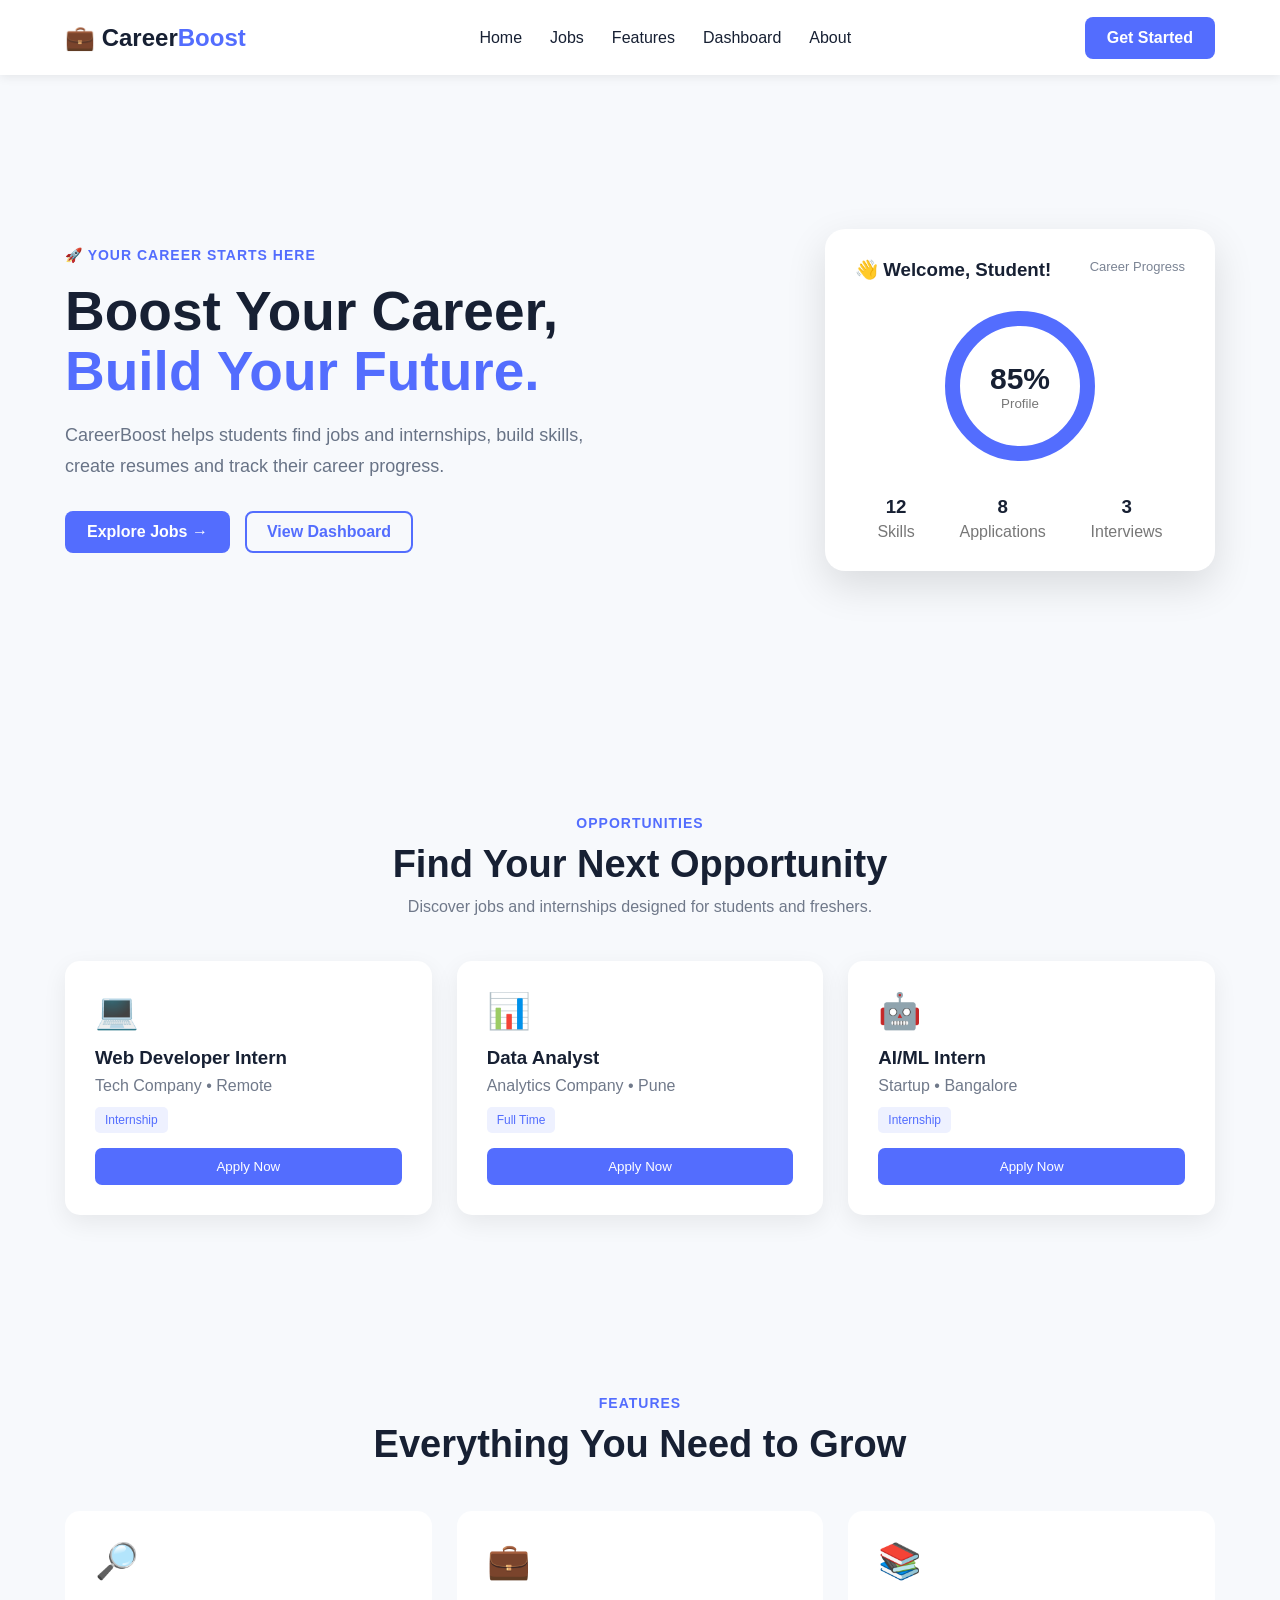
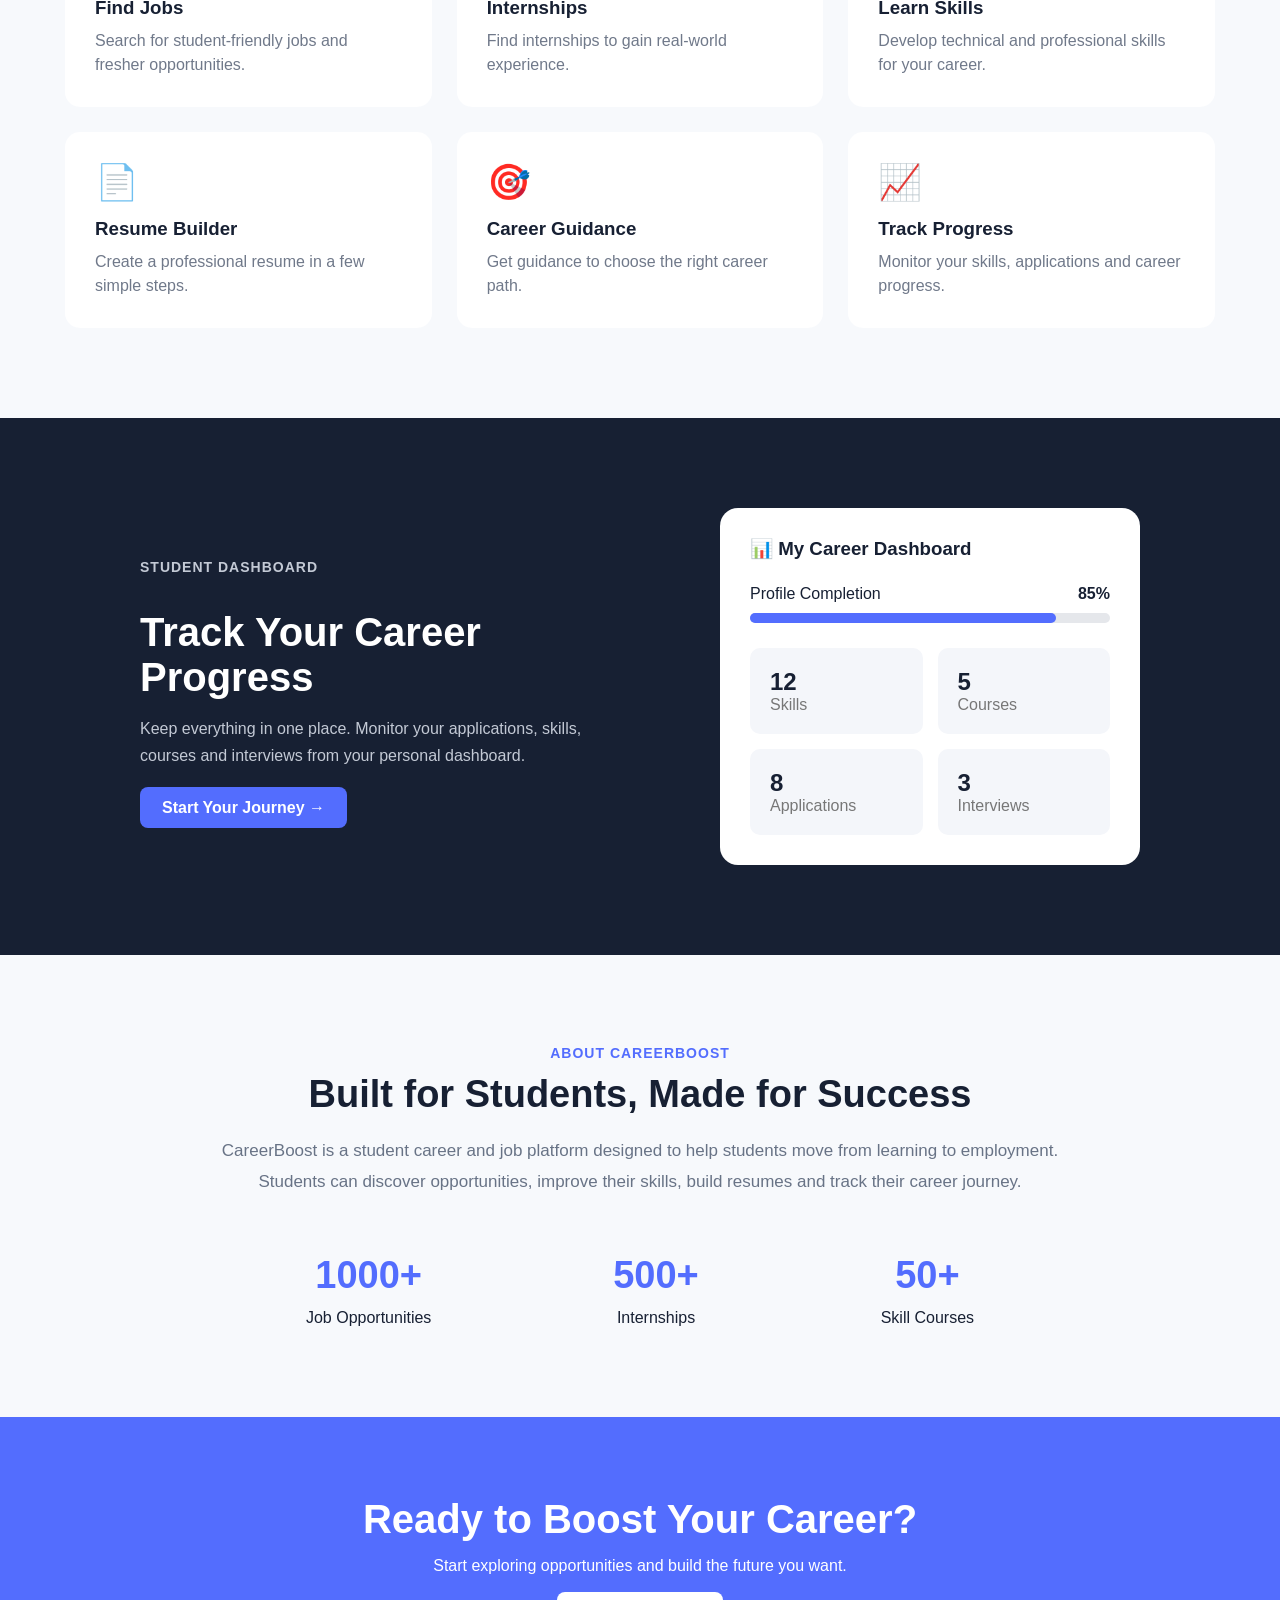
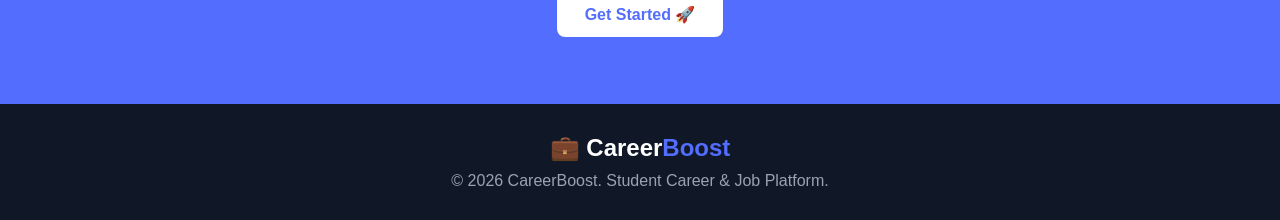
<file: CareerBoost/index.html>
<!DOCTYPE html>
<html lang="en">
<head>
    <meta charset="UTF-8">
    <meta name="viewport" content="width=device-width, initial-scale=1.0">
    <title>CareerBoost - Student Career & Job Platform</title>
    <link rel="stylesheet" href="style.css">
</head>

<body>

    <!-- Navbar -->
    <header>
        <nav class="navbar">
            <div class="logo">💼 Career<span>Boost</span></div>

            <ul class="nav-links">
                <li><a href="#home">Home</a></li>
                <li><a href="#jobs">Jobs</a></li>
                <li><a href="#features">Features</a></li>
                <li><a href="#dashboard">Dashboard</a></li>
                <li><a href="#about">About</a></li>
            </ul>

            <a href="#jobs" class="nav-btn">Get Started</a>
        </nav>
    </header>


    <!-- Home -->
    <section id="home" class="hero">

        <div class="hero-content">
            <p class="small-title">🚀 YOUR CAREER STARTS HERE</p>

            <h1>
                Boost Your Career,<br>
                <span>Build Your Future.</span>
            </h1>

            <p class="hero-text">
                CareerBoost helps students find jobs and internships,
                build skills, create resumes and track their career progress.
            </p>

            <div class="hero-buttons">
                <a href="#jobs" class="primary-btn">Explore Jobs →</a>
                <a href="#dashboard" class="secondary-btn">View Dashboard</a>
            </div>
        </div>

        <div class="hero-card">
            <div class="card-header">
                <h3>👋 Welcome, Student!</h3>
                <span>Career Progress</span>
            </div>

            <div class="progress-circle">
                <strong>85%</strong>
                <small>Profile</small>
            </div>

            <div class="stats">
                <div>
                    <h3>12</h3>
                    <p>Skills</p>
                </div>

                <div>
                    <h3>8</h3>
                    <p>Applications</p>
                </div>

                <div>
                    <h3>3</h3>
                    <p>Interviews</p>
                </div>
            </div>
        </div>

    </section>


    <!-- Jobs -->
    <section id="jobs" class="section">
        <p class="section-tag">OPPORTUNITIES</p>
        <h2>Find Your Next Opportunity</h2>
        <p class="section-description">
            Discover jobs and internships designed for students and freshers.
        </p>

        <div class="job-container">

            <div class="job-card">
                <span class="job-icon">💻</span>
                <h3>Web Developer Intern</h3>
                <p>Tech Company • Remote</p>
                <span class="tag">Internship</span>
                <button>Apply Now</button>
            </div>

            <div class="job-card">
                <span class="job-icon">📊</span>
                <h3>Data Analyst</h3>
                <p>Analytics Company • Pune</p>
                <span class="tag">Full Time</span>
                <button>Apply Now</button>
            </div>

            <div class="job-card">
                <span class="job-icon">🤖</span>
                <h3>AI/ML Intern</h3>
                <p>Startup • Bangalore</p>
                <span class="tag">Internship</span>
                <button>Apply Now</button>
            </div>

        </div>
    </section>


    <!-- Features -->
    <section id="features" class="section features-section">

        <p class="section-tag">FEATURES</p>
        <h2>Everything You Need to Grow</h2>

        <div class="feature-container">

            <div class="feature-card">
                <div class="feature-icon">🔎</div>
                <h3>Find Jobs</h3>
                <p>Search for student-friendly jobs and fresher opportunities.</p>
            </div>

            <div class="feature-card">
                <div class="feature-icon">💼</div>
                <h3>Internships</h3>
                <p>Find internships to gain real-world experience.</p>
            </div>

            <div class="feature-card">
                <div class="feature-icon">📚</div>
                <h3>Learn Skills</h3>
                <p>Develop technical and professional skills for your career.</p>
            </div>

            <div class="feature-card">
                <div class="feature-icon">📄</div>
                <h3>Resume Builder</h3>
                <p>Create a professional resume in a few simple steps.</p>
            </div>

            <div class="feature-card">
                <div class="feature-icon">🎯</div>
                <h3>Career Guidance</h3>
                <p>Get guidance to choose the right career path.</p>
            </div>

            <div class="feature-card">
                <div class="feature-icon">📈</div>
                <h3>Track Progress</h3>
                <p>Monitor your skills, applications and career progress.</p>
            </div>

        </div>
    </section>


    <!-- Dashboard -->
    <section id="dashboard" class="dashboard-section">

        <div class="dashboard-text">
            <p class="section-tag">STUDENT DASHBOARD</p>

            <h2>Track Your Career Progress</h2>

            <p>
                Keep everything in one place. Monitor your applications,
                skills, courses and interviews from your personal dashboard.
            </p>

            <a href="#jobs" class="primary-btn">Start Your Journey →</a>
        </div>

        <div class="dashboard-card">

            <h3>📊 My Career Dashboard</h3>

            <div class="dashboard-item">
                <span>Profile Completion</span>
                <strong>85%</strong>
            </div>

            <div class="bar">
                <div class="bar-fill"></div>
            </div>

            <div class="dashboard-grid">

                <div>
                    <h2>12</h2>
                    <p>Skills</p>
                </div>

                <div>
                    <h2>5</h2>
                    <p>Courses</p>
                </div>

                <div>
                    <h2>8</h2>
                    <p>Applications</p>
                </div>

                <div>
                    <h2>3</h2>
                    <p>Interviews</p>
                </div>

            </div>

        </div>

    </section>


    <!-- About -->
    <section id="about" class="section about-section">

        <p class="section-tag">ABOUT CAREERBOOST</p>

        <h2>Built for Students, Made for Success</h2>

        <p>
            CareerBoost is a student career and job platform designed to help
            students move from learning to employment. Students can discover
            opportunities, improve their skills, build resumes and track their
            career journey.
        </p>

        <div class="about-stats">

            <div>
                <h2>1000+</h2>
                <p>Job Opportunities</p>
            </div>

            <div>
                <h2>500+</h2>
                <p>Internships</p>
            </div>

            <div>
                <h2>50+</h2>
                <p>Skill Courses</p>
            </div>

        </div>

    </section>


    <!-- CTA -->
    <section class="cta">

        <h2>Ready to Boost Your Career?</h2>

        <p>
            Start exploring opportunities and build the future you want.
        </p>

        <a href="#jobs" class="cta-btn">Get Started 🚀</a>

    </section>


    <!-- Footer -->
    <footer>
        <div class="logo">💼 Career<span>Boost</span></div>
        <p>© 2026 CareerBoost. Student Career & Job Platform.</p>
    </footer>

    <script src="script.js"></script>

</body>
</html>
</file>
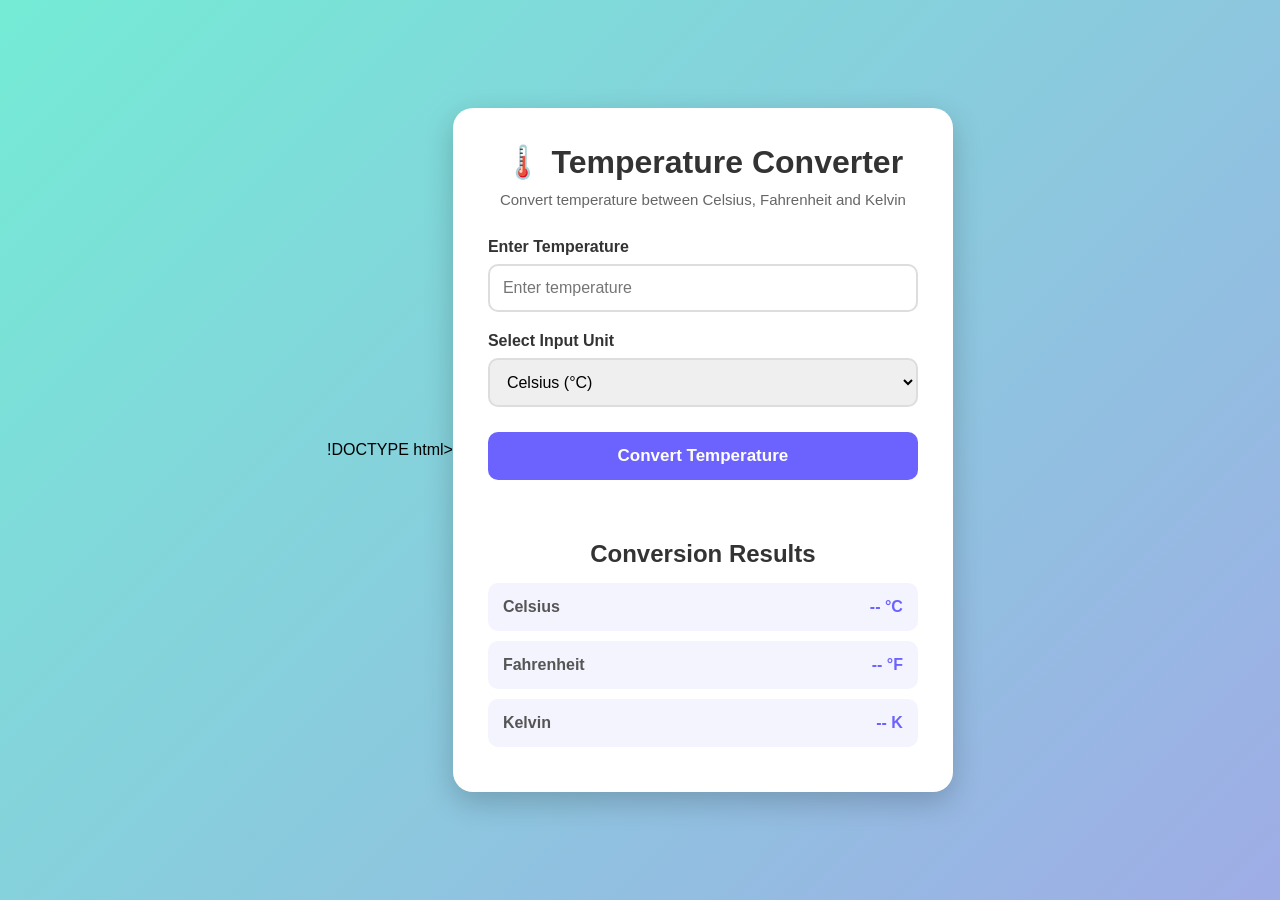
<file: Temperature Converter/index.html>
!DOCTYPE html>
<html lang="en"<>
<head>
    <meta charset="UTF-8">
    <meta name="viewport" content="width=device-width, initial-scale=1.0">
    <title>Temperature Converter</title>
    <link rel="stylesheet" href="style.css">
</head>

<body>

    <div class="container">

        <h1>🌡️ Temperature Converter</h1>
        <p class="subtitle">Convert temperature between Celsius, Fahrenheit and Kelvin</p>

        <div class="form-group">
            <label for="temperature">Enter Temperature</label>
            <input 
                type="number" 
                id="temperature" 
                placeholder="Enter temperature"
                step="any"
            >
        </div>

        <div class="form-group">
            <label for="unit">Select Input Unit</label>

            <select id="unit">
                <option value="Celsius">Celsius (°C)</option>
                <option value="Fahrenheit">Fahrenheit (°F)</option>
                <option value="Kelvin">Kelvin (K)</option>
            </select>
        </div>

        <button onclick="convertTemperature()">Convert Temperature</button>

        <p id="error"></p>

        <div class="results">

            <h2>Conversion Results</h2>

            <div class="result-box">
                <span>Celsius</span>
                <strong id="celsius">-- °C</strong>
            </div>

            <div class="result-box">
                <span>Fahrenheit</span>
                <strong id="fahrenheit">-- °F</strong>
            </div>

            <div class="result-box">
                <span>Kelvin</span>
                <strong id="kelvin">-- K</strong>
            </div>

        </div>

    </div>

    <script src="script.js"></script>

</body>
</html>
</file>
<file: CareerBoost/style.css>
* {
    margin: 0;
    padding: 0;
    box-sizing: border-box;
    scroll-behavior: smooth;
}

body {
    font-family: Arial, sans-serif;
    background: #f7f9fc;
    color: #172033;
}

/* Navbar */

header {
    background: white;
    box-shadow: 0 2px 10px rgba(0,0,0,0.08);
    position: sticky;
    top: 0;
    z-index: 100;
}

.navbar {
    max-width: 1200px;
    margin: auto;
    height: 75px;
    display: flex;
    align-items: center;
    justify-content: space-between;
    padding: 0 25px;
}

.logo {
    font-size: 24px;
    font-weight: bold;
}

.logo span {
    color: #536dfe;
}

.nav-links {
    display: flex;
    gap: 28px;
    list-style: none;
}

.nav-links a {
    text-decoration: none;
    color: #172033;
    font-weight: 500;
}

.nav-links a:hover {
    color: #536dfe;
}

.nav-btn,
.primary-btn {
    background: #536dfe;
    color: white;
    padding: 12px 22px;
    border-radius: 8px;
    text-decoration: none;
    font-weight: bold;
}


/* Hero */

.hero {
    min-height: 650px;
    display: flex;
    align-items: center;
    justify-content: space-between;
    max-width: 1200px;
    margin: auto;
    padding: 70px 25px;
    gap: 50px;
}

.small-title,
.section-tag {
    color: #536dfe;
    font-size: 14px;
    font-weight: bold;
    letter-spacing: 1px;
}

.hero h1 {
    font-size: 55px;
    line-height: 1.1;
    margin: 18px 0;
}

.hero h1 span {
    color: #536dfe;
}

.hero-text {
    color: #687386;
    max-width: 560px;
    font-size: 18px;
    line-height: 1.7;
}

.hero-buttons {
    margin-top: 30px;
    display: flex;
    gap: 15px;
}

.secondary-btn {
    border: 2px solid #536dfe;
    color: #536dfe;
    padding: 10px 20px;
    border-radius: 8px;
    text-decoration: none;
    font-weight: bold;
}


/* Hero Card */

.hero-card {
    background: white;
    width: 390px;
    padding: 30px;
    border-radius: 20px;
    box-shadow: 0 15px 40px rgba(0,0,0,0.12);
}

.card-header {
    display: flex;
    justify-content: space-between;
    margin-bottom: 30px;
}

.card-header span {
    color: #7b8494;
    font-size: 13px;
}

.progress-circle {
    width: 150px;
    height: 150px;
    border-radius: 50%;
    border: 15px solid #536dfe;
    margin: auto;
    display: flex;
    flex-direction: column;
    justify-content: center;
    align-items: center;
}

.progress-circle strong {
    font-size: 30px;
}

.progress-circle small {
    color: #777;
}

.stats {
    display: flex;
    justify-content: space-around;
    margin-top: 35px;
    text-align: center;
}

.stats p {
    color: #777;
    margin-top: 5px;
}


/* Sections */

.section {
    padding: 90px 25px;
    max-width: 1200px;
    margin: auto;
    text-align: center;
}

.section h2 {
    font-size: 38px;
    margin: 12px 0;
}

.section-description {
    color: #70798a;
}


/* Jobs */

.job-container {
    display: grid;
    grid-template-columns: repeat(3, 1fr);
    gap: 25px;
    margin-top: 45px;
}

.job-card {
    background: white;
    padding: 30px;
    text-align: left;
    border-radius: 15px;
    box-shadow: 0 8px 25px rgba(0,0,0,0.07);
}

.job-icon {
    font-size: 35px;
}

.job-card h3 {
    margin: 15px 0 8px;
}

.job-card p {
    color: #70798a;
    margin-bottom: 15px;
}

.tag {
    background: #eef1ff;
    color: #536dfe;
    padding: 6px 10px;
    border-radius: 5px;
    font-size: 12px;
}

.job-card button {
    display: block;
    margin-top: 20px;
    width: 100%;
    padding: 11px;
    border: none;
    border-radius: 7px;
    background: #536dfe;
    color: white;
    cursor: pointer;
}


/* Features */

.features-section {
    max-width: 1200px;
}

.feature-container {
    display: grid;
    grid-template-columns: repeat(3, 1fr);
    gap: 25px;
    margin-top: 45px;
}

.feature-card {
    background: white;
    padding: 30px;
    border-radius: 15px;
    text-align: left;
    transition: 0.3s;
}

.feature-card:hover {
    transform: translateY(-7px);
    box-shadow: 0 10px 25px rgba(0,0,0,0.1);
}

.feature-icon {
    font-size: 35px;
    margin-bottom: 15px;
}

.feature-card p {
    color: #70798a;
    margin-top: 10px;
    line-height: 1.5;
}


/* Dashboard */

.dashboard-section {
    background: #172033;
    color: white;
    padding: 90px 10%;
    display: flex;
    justify-content: center;
    align-items: center;
    gap: 80px;
}

.dashboard-text {
    max-width: 500px;
}

.dashboard-text h2 {
    font-size: 40px;
    margin: 15px 0;
}

.dashboard-text p {
    color: #c3c9d5;
    line-height: 1.7;
    margin-bottom: 30px;
}

.dashboard-card {
    background: white;
    color: #172033;
    width: 420px;
    padding: 30px;
    border-radius: 18px;
}

.dashboard-card h3 {
    margin-bottom: 25px;
}

.dashboard-item {
    display: flex;
    justify-content: space-between;
}

.bar {
    height: 10px;
    background: #e5e7eb;
    border-radius: 10px;
    margin: 10px 0 25px;
}

.bar-fill {
    width: 85%;
    height: 100%;
    background: #536dfe;
    border-radius: 10px;
}

.dashboard-grid {
    display: grid;
    grid-template-columns: 1fr 1fr;
    gap: 15px;
}

.dashboard-grid div {
    background: #f4f6fa;
    padding: 20px;
    border-radius: 10px;
}

.dashboard-grid p {
    color: #777;
}


/* About */

.about-section {
    max-width: 900px;
}

.about-section > p:not(.section-tag) {
    color: #687386;
    line-height: 1.8;
    font-size: 17px;
    margin-top: 20px;
}

.about-stats {
    display: flex;
    justify-content: space-around;
    margin-top: 45px;
}

.about-stats h2 {
    color: #536dfe;
}


/* CTA */

.cta {
    background: #536dfe;
    color: white;
    text-align: center;
    padding: 80px 20px;
}

.cta h2 {
    font-size: 40px;
    margin-bottom: 15px;
}

.cta p {
    margin-bottom: 30px;
}

.cta-btn {
    background: white;
    color: #536dfe;
    padding: 14px 28px;
    border-radius: 8px;
    text-decoration: none;
    font-weight: bold;
}


/* Footer */

footer {
    background: #101827;
    color: white;
    text-align: center;
    padding: 30px;
}

footer p {
    color: #9aa3b2;
    margin-top: 10px;
}


/* Responsive */

@media (max-width: 800px) {

    .nav-links {
        display: none;
    }

    .hero {
        flex-direction: column;
        text-align: center;
    }

    .hero h1 {
        font-size: 40px;
    }

    .hero-text {
        margin: auto;
    }

    .hero-buttons {
        justify-content: center;
    }

    .hero-card {
        width: 100%;
        max-width: 390px;
    }

    .job-container,
    .feature-container {
        grid-template-columns: 1fr;
    }

    .dashboard-section {
        flex-direction: column;
        padding: 70px 25px;
    }

    .dashboard-card {
        width: 100%;
        max-width: 420px;
    }

    .about-stats {
        flex-direction: column;
        gap: 25px;
    }
}
</file>
<file: Temperature Converter/style.css>
* {
    box-sizing: border-box;
    margin: 0;
    padding: 0;
    font-family: Arial, sans-serif;
}

body {
    min-height: 100vh;
    display: flex;
    justify-content: center;
    align-items: center;
    background: linear-gradient(135deg, #74ebd5, #9face6);
    padding: 20px;
}

.container {
    width: 100%;
    max-width: 500px;
    background: white;
    padding: 35px;
    border-radius: 20px;
    box-shadow: 0 10px 30px rgba(0, 0, 0, 0.2);
    text-align: center;
}

h1 {
    margin-bottom: 10px;
    color: #333;
}

.subtitle {
    color: #666;
    margin-bottom: 30px;
    font-size: 15px;
}

.form-group {
    text-align: left;
    margin-bottom: 20px;
}

label {
    display: block;
    font-weight: bold;
    margin-bottom: 8px;
    color: #333;
}

input,
select {
    width: 100%;
    padding: 13px;
    border: 2px solid #ddd;
    border-radius: 10px;
    font-size: 16px;
    outline: none;
}

input:focus,
select:focus {
    border-color: #6c63ff;
}

button {
    width: 100%;
    padding: 14px;
    border: none;
    border-radius: 10px;
    background: #6c63ff;
    color: white;
    font-size: 17px;
    font-weight: bold;
    cursor: pointer;
    margin-top: 5px;
}

button:hover {
    background: #5148d8;
}

#error {
    color: #d93025;
    font-weight: bold;
    margin-top: 15px;
    min-height: 20px;
}

.results {
    margin-top: 25px;
    text-align: left;
}

.results h2 {
    text-align: center;
    margin-bottom: 15px;
    color: #333;
}

.result-box {
    display: flex;
    justify-content: space-between;
    align-items: center;
    background: #f4f4ff;
    padding: 15px;
    margin: 10px 0;
    border-radius: 10px;
}

.result-box span {
    font-weight: bold;
    color: #555;
}

.result-box strong {
    color: #6c63ff;
}

@media (max-width: 500px) {
    .container {
        padding: 25px 20px;
    }

    h1 {
        font-size: 25px;
    }
}
</file>
